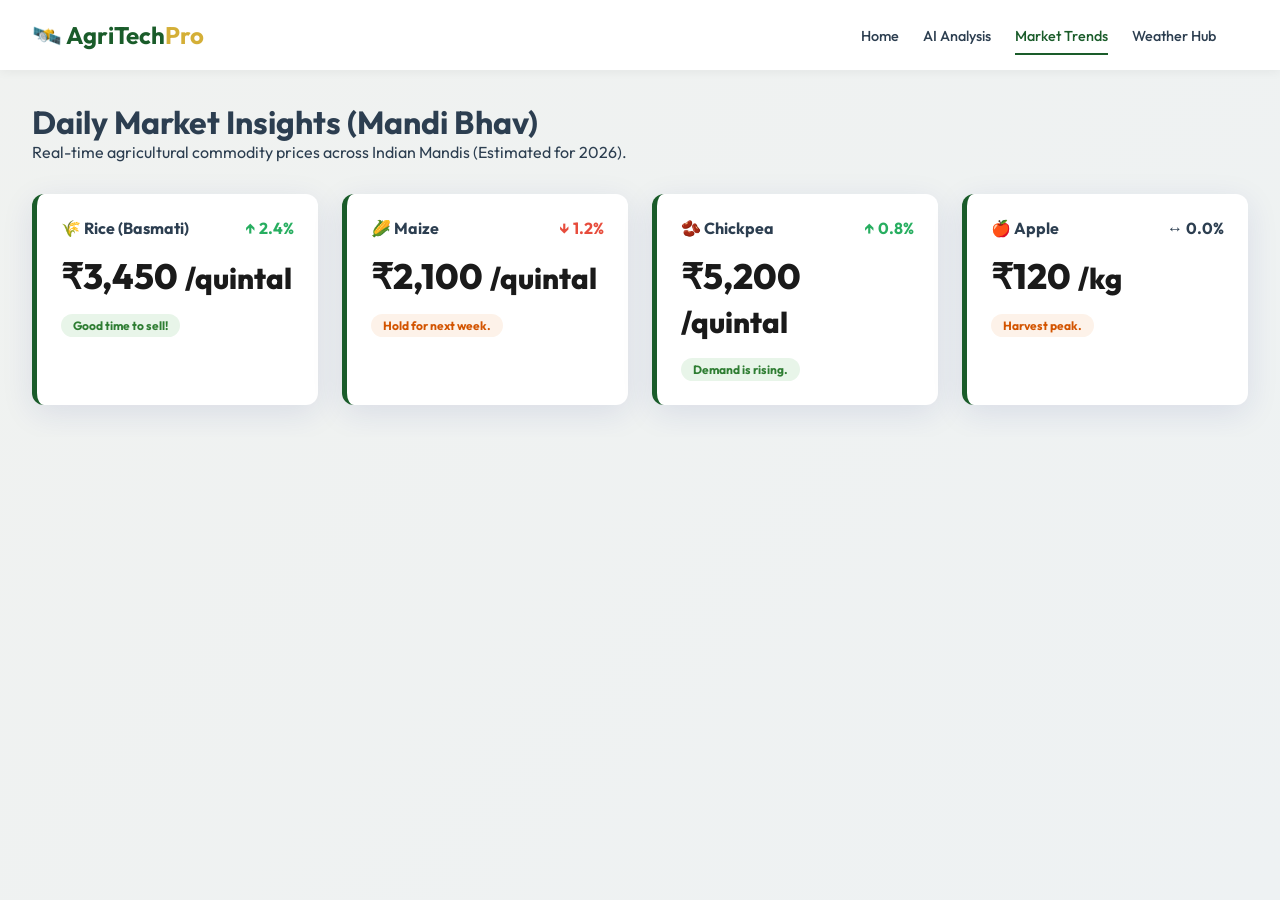
<file: market.html>
<!DOCTYPE html>
<html lang="en">
<head>
    <meta charset="UTF-8">
    <meta name="viewport" content="width=device-width, initial-scale=1.0">
    <title>Market Insights | AgriTech Pro</title>
    <link rel="stylesheet" href="static/style.css">
    <link href="https://fonts.googleapis.com/css2?family=Outfit:wght@300;400;500;600;700&display=swap" rel="stylesheet">
    <link rel="stylesheet" href="https://cdnjs.cloudflare.com/ajax/libs/font-awesome/6.0.0/css/all.min.css">
</head>
<body class="enterprise-theme">
    <nav class="top-nav">
        <div class="nav-left">
            <span class="logo">🛰️ AgriTech<span class="gold">Pro</span></span>
        </div>
        <div class="nav-right">
            <ul class="nav-links">
                <li><a href="index.html" data-i18n="home">Home</a></li>
                <li><a href="analysis.html" data-i18n="analysis">AI Analysis</a></li>
                <li><a href="market.html" class="active" data-i18n="market">Market Trends</a></li>
                <li><a href="forecast.html" data-i18n="forecast">Weather Hub</a></li>
            </ul>
        </div>
    </nav>

    <main class="main-content">
        <div class="page-title">
            <h1 data-i18n="market_insights">Daily Market Insights (Mandi Bhav)</h1>
            <p data-i18n="mandi_subtitle">Real-time agricultural commodity prices across Indian Mandis (Estimated for 2026).</p>
        </div>

        <div class="market-grid">
            <!-- Market cards will be populated by JS or fixed for now -->
            <div class="market-card card">
                <div class="m-header"><span>🌾 Rice (Basmati)</span> <span class="trend up">↑ 2.4%</span></div>
                <div class="m-price">₹3,450 <small>/quintal</small></div>
                <div class="m-advice buy">Good time to sell!</div>
            </div>
            <div class="market-card card">
                <div class="m-header"><span>🌽 Maize</span> <span class="trend down">↓ 1.2%</span></div>
                <div class="m-price">₹2,100 <small>/quintal</small></div>
                <div class="m-advice wait">Hold for next week.</div>
            </div>
            <div class="market-card card">
                <div class="m-header"><span>🫘 Chickpea</span> <span class="trend up">↑ 0.8%</span></div>
                <div class="m-price">₹5,200 <small>/quintal</small></div>
                <div class="m-advice buy">Demand is rising.</div>
            </div>
            <div class="market-card card">
                <div class="m-header"><span>🍎 Apple</span> <span class="trend stable">↔ 0.0%</span></div>
                <div class="m-price">₹120 <small>/kg</small></div>
                <div class="m-advice wait">Harvest peak.</div>
            </div>
        </div>
    </main>

    <script src="static/script.js"></script>
</body>
</html>
</file>
<file: static/style.css>
:root {
    --primary-color: #1a5c2a;
    --primary-light: #2d8a41;
    --primary-dark: #0d3b1a;
    --gold: #d4af37;
    --bg-color: #f0f2f0;
    --card-bg: rgba(255, 255, 255, 0.9);
    --text-main: #2c3e50;
    --text-muted: #7f8c8d;
    --white: #ffffff;
    --radius: 12px;
    --shadow: 0 8px 32px rgba(31, 38, 135, 0.1);
}

* {
    margin: 0;
    padding: 0;
    box-sizing: border-box;
}

body.enterprise-theme {
    font-family: 'Outfit', sans-serif;
    background-color: var(--bg-color);
    background-image: linear-gradient(135deg, #f0f2f0 0%, #eef2f3 100%);
    color: var(--text-main);
    overflow: hidden;
    height: 100vh;
}

/* Top Navigation */
.top-nav {
    display: flex;
    justify-content: space-between;
    align-items: center;
    padding: 0.8rem 2rem;
    background: var(--white);
    box-shadow: 0 2px 10px rgba(0,0,0,0.05);
    height: 70px;
    position: sticky;
    top: 0;
    z-index: 100;
}

.nav-left {
    display: flex;
    align-items: center;
    gap: 3rem;
    flex: 1;
}

.logo {
    font-size: 1.5rem;
    font-weight: 700;
    color: var(--primary-color);
}

.gold { color: var(--gold); }

/* Navigation Links */
.nav-links {
    list-style: none;
    display: flex;
    gap: 1.5rem;
    margin-right: 2rem;
}

.nav-links a {
    text-decoration: none;
    color: var(--text-main);
    font-weight: 500;
    font-size: 0.9rem;
    transition: 0.3s;
    padding: 0.5rem 0;
    border-bottom: 2px solid transparent;
}

.nav-links a:hover, .nav-links a.active {
    color: var(--primary-color);
    border-bottom-color: var(--primary-color);
}

/* Landing Page Hero */
.hero-section {
    display: flex;
    align-items: center;
    justify-content: space-between;
    padding: 4rem;
    height: calc(100vh - 150px);
    max-width: 1400px;
    margin: 0 auto;
}

.hero-content { flex: 1; min-width: 500px; }
.hero-image { flex: 0.8; display: flex; justify-content: center; position: relative; }
.hero-image img { width: 400px; filter: drop-shadow(0 20px 40px rgba(0,0,0,0.1)); }

.hero-content h1 { font-size: 4rem; line-height: 1.1; margin: 1.5rem 0; font-weight: 700; color: #1a1a1a; }
.green-gradient { 
    background: linear-gradient(90deg, #1a5c2a, #2d8a41); 
    -webkit-background-clip: text; 
    background-clip: text;
    -webkit-text-fill-color: transparent; 
}
.hero-content p { font-size: 1.2rem; color: var(--text-muted); margin-bottom: 2.5rem; line-height: 1.6; }

.badge-primary { background: #e8f5e9; color: var(--primary-color); padding: 6px 16px; border-radius: 50px; font-weight: 700; font-size: 0.8rem; text-transform: uppercase; letter-spacing: 1px; }

.btn-main.large { padding: 1.2rem 2.5rem; font-size: 1.2rem; display: inline-flex; align-items: center; gap: 10px; margin-right: 1.5rem; text-decoration: none; }
.btn-secondary { background: var(--white); border: 2px solid #eee; padding: 1.2rem 2.5rem; font-size: 1.2rem; border-radius: 12px; font-weight: 700; cursor: pointer; transition: 0.3s; }
.btn-secondary:hover { border-color: var(--primary-color); color: var(--primary-color); }

.hero-stats { display: flex; gap: 3rem; margin-top: 4rem; border-top: 1px solid #eee; padding-top: 2rem; }
.stat-item h3 { font-size: 2.5rem; color: var(--primary-color); margin-bottom: 0.2rem; }
.stat-item p { font-size: 0.85rem; padding: 0; margin: 0; }

.floating { animation: float 6s ease-in-out infinite; }
@keyframes float { 0%, 100% { transform: translateY(0); } 50% { transform: translateY(-20px); } }

.glass-card { position: absolute; top: 10%; right: 5%; background: rgba(255,255,255,0.8); backdrop-filter: blur(10px); padding: 1.5rem; border-radius: 20px; box-shadow: 0 10px 30px rgba(0,0,0,0.05); z-index: 10; border: 1px solid rgba(255,255,255,0.3); }
.glass-card i { font-size: 2rem; color: #f1c40f; margin-bottom: 0.5rem; }

/* Features Grid */
.features-grid { display: grid; grid-template-columns: repeat(3, 1fr); gap: 2rem; padding: 4rem; }
.feature-card { text-align: center; }
.feature-card i { font-size: 3rem; color: var(--gold); margin-bottom: 1.5rem; }

/* Autocomplete UI */
.search-container { 
    position: relative; 
    width: 60%; 
    max-width: 600px; 
    display: flex; 
    align-items: center;
    gap: 1rem;
}
.search-box { 
    width: 100%; 
    display: flex; 
    align-items: center; 
    background: #f1f3f5;
    padding: 0.2rem 0.5rem;
    border-radius: 50px;
    border: 1.5px solid #eee; 
    transition: all 0.3s;
    overflow: hidden;
}
.search-box:focus-within {
    border-color: var(--primary-color);
    background: var(--white);
    box-shadow: 0 0 0 4px rgba(26, 92, 42, 0.1);
}
.search-box i.fa-search { color: var(--text-muted); margin-left: 0.8rem; flex-shrink: 0; }

.search-box input {
    border: none;
    background: transparent;
    outline: none;
    flex: 1;
    padding: 0.6rem 0.8rem;
    font-size: 0.95rem;
    font-family: inherit;
    min-width: 0;
}
.search-box button#search-btn {
    background: var(--primary-color);
    color: var(--white);
    border: none;
    padding: 0.6rem 1.4rem;
    border-radius: 50px;
    font-weight: 600;
    cursor: pointer;
    white-space: nowrap;
    flex-shrink: 0;
}
.accuracy-badge {
    background: #e8f5e9;
    color: var(--primary-color);
    padding: 4px 12px;
    border-radius: 50px;
    font-weight: 700;
    font-size: 0.75rem;
    white-space: nowrap;
    border: 1px solid rgba(26, 92, 42, 0.2);
}

.autocomplete-list {
    position: absolute;
    top: 100%;
    left: 0;
    width: 100%;
    background: var(--white);
    border: 1px solid #eee;
    border-top: none;
    border-radius: 0 0 15px 15px;
    box-shadow: 0 10px 30px rgba(0,0,0,0.1);
    z-index: 2000;
    max-height: 300px;
    overflow-y: auto;
}

.autocomplete-item { padding: 12px 15px; cursor: pointer; display: flex; align-items: center; gap: 10px; border-bottom: 1px solid #f8f9fa; transition: 0.2s; }
.autocomplete-item:hover { background: #f1f3f5; color: var(--primary-color); }
.autocomplete-item i { color: var(--text-muted); font-size: 0.9rem; }

.detect-btn-inline { 
    background: none; 
    border: none; 
    color: var(--text-muted); 
    font-size: 1.1rem; 
    cursor: pointer; 
    padding: 0 10px; 
    transition: 0.2s; 
    border-left: 1px solid #ddd;
    display: flex;
    align-items: center;
    justify-content: center;
    height: 30px;
    flex-shrink: 0;
}
.detect-btn-inline:hover { color: var(--primary-color); transform: scale(1.1); }

/* Market and Forecast Custom Styles */
.page-title { margin-bottom: 2rem; }
.market-grid { display: grid; grid-template-columns: repeat(auto-fill, minmax(280px, 1fr)); gap: 1.5rem; }
.market-card { padding: 2rem; border-left: 5px solid var(--primary-color); position: relative; overflow: hidden; }
.m-header { display: flex; justify-content: space-between; font-weight: 700; margin-bottom: 1rem; }
.trend.up { color: #27ae60; }
.trend.down { color: #e74c3c; }
.m-price { font-size: 2.2rem; font-weight: 800; color: #1a1a1a; margin-bottom: 1rem; }
.m-advice { display: inline-block; padding: 4px 12px; border-radius: 50px; font-size: 0.75rem; font-weight: 700; }
.m-advice.buy { background: #e8f5e9; color: #2e7d32; }
.m-advice.wait { background: #fdf2e9; color: #d35400; }

.forecast-hero { display: flex; justify-content: space-between; align-items: center; padding: 3rem !important; background: linear-gradient(135deg, #1a5c2a 0%, #2d8a41 100%) !important; color: #fff !important; margin-bottom: 2rem; }
.forecast-hero h2 { font-size: 5rem; margin: 0.5rem 0; }
.forecast-hero img { width: 120px; }

.chart-box { height: 200px; display: flex; align-items: flex-end; padding: 1rem; }
.bar-chart { display: flex; align-items: flex-end; gap: 15px; width: 100%; height: 100%; }
.bar { flex: 1; background: var(--primary-color); border-radius: 5px 5px 0 0; transition: 0.5s; }
.bar:hover { background: var(--gold); }

.nav-right { display: flex; align-items: center; gap: 2rem; }

.lang-toggle button {
    background: #eee;
    border: none;
    padding: 0.4rem 0.8rem;
    font-weight: 700;
    cursor: pointer;
    font-size: 0.8rem;
}

.lang-toggle button.active { background: var(--primary-color); color: var(--white); }

.user-profile { display: flex; align-items: center; gap: 0.8rem; }
.user-profile img { width: 35px; height: 35px; border-radius: 50%; }
.user-profile span { font-weight: 600; font-size: 0.9rem; }

/* Dashboard Wrapper */
.dashboard-wrapper {
    display: flex;
    height: calc(100vh - 70px);
}

/* Sidebar */
.sidebar {
    width: 350px;
    background: var(--white);
    padding: 1.5rem;
    border-right: 1px solid #eee;
    overflow-y: auto;
    display: flex;
    flex-direction: column;
}

.sidebar-header {
    display: flex;
    justify-content: space-between;
    align-items: center;
    margin-bottom: 1.5rem;
}

.sidebar-header h3 { font-size: 1.1rem; color: var(--primary-dark); }

.param-group { margin-bottom: 2rem; }
.param-group h4 { font-size: 0.85rem; color: var(--text-muted); text-transform: uppercase; margin-bottom: 1rem; }

.input-card {
    background: #f8f9fa;
    padding: 1rem;
    border-radius: 10px;
    margin-bottom: 0.8rem;
    position: relative;
}

.input-card label { display: block; font-size: 0.85rem; font-weight: 600; margin-bottom: 0.5rem; }
.input-card input[type=range] { width: 100%; appearance: none; height: 4px; background: #ddd; border-radius: 2px; }
.input-card input[type=range]::-webkit-slider-thumb { appearance: none; width: 16px; height: 16px; background: var(--primary-color); border-radius: 50%; cursor: pointer; }
.input-card .val { position: absolute; right: 10px; top: 10px; font-weight: 700; color: var(--primary-color); font-size: 0.8rem; }

.btn-main {
    width: 100%;
    padding: 1.2rem;
    background: var(--primary-color);
    color: var(--white);
    border: none;
    border-radius: var(--radius);
    font-weight: 700;
    font-size: 1.1rem;
    cursor: pointer;
    transition: 0.3s;
    margin-top: auto;
}

.btn-main:hover { background: var(--primary-dark); transform: scale(0.98); }

/* Zone Info Card */
.zone-info-card {
    margin-top: 1.5rem;
    background: #e9f5ed;
    padding: 1rem;
    border-radius: 10px;
}
.zone-info-card h4 { font-size: 0.75rem; margin: 0; color: var(--text-muted); }
.zone-info-card p { font-weight: 700; color: var(--primary-color); margin-top: 0.3rem; }

/* Main Content */
.main-content {
    flex: 1;
    padding: 2rem;
    overflow-y: auto;
}

.dashboard-top {
    display: grid;
    grid-template-columns: 1.5fr 1fr;
    gap: 1.5rem;
    margin-bottom: 2rem;
}

.card {
    background: var(--white);
    border-radius: var(--radius);
    padding: 1.5rem;
    box-shadow: var(--shadow);
}

.widget-header { display: flex; justify-content: space-between; align-items: center; margin-bottom: 1rem; }
.widget-header h3 { font-size: 1.1rem; }
#current-city { font-size: 0.85rem; color: var(--accent-color); font-weight: 600; }

.weather-grid {
    display: grid;
    grid-template-columns: repeat(7, 1fr);
    gap: 10px;
}

.weather-day {
    text-align: center;
    padding: 10px 5px;
    background: #f8f9fa;
    border-radius: 10px;
}

.weather-day .day { font-size: 0.75rem; font-weight: 600; color: var(--text-muted); }
.weather-day .icon { font-size: 1.5rem; margin: 5px 0; display: block; }
.weather-day .temp { font-size: 0.9rem; font-weight: 700; }

.map-widget #map {
    height: 180px;
    border-radius: 10px;
    z-index: 1;
}

/* Results Area */
.empty-state { text-align: center; padding: 5rem 0; color: var(--text-muted); }
.empty-state img { width: 120px; opacity: 0.1; margin-bottom: 2rem; }

.result-grid {
    display: grid;
    grid-template-columns: repeat(3, 1fr);
    gap: 1.5rem;
    margin-bottom: 2rem;
}

.category-panel {
    background: var(--white);
    border-radius: var(--radius);
    overflow: hidden;
    box-shadow: var(--shadow);
    display: flex;
    flex-direction: column;
}

.panel-header {
    padding: 1rem;
    color: var(--white);
    font-weight: 700;
    display: flex;
    align-items: center;
    gap: 10px;
}

.grain-header { background: #e67e22; }
.fruit-header { background: #27ae60; }
.vegetable-header { background: #3498db; }

.crop-list { padding: 10px; }

.crop-item {
    display: flex;
    justify-content: space-between;
    align-items: center;
    padding: 1rem;
    border-bottom: 1px solid #eee;
    transition: 0.2s;
}

.crop-item:hover { background: #f8f9fa; }

.crop-info { display: flex; align-items: center; gap: 10px; }
.crop-rank { font-weight: 900; color: #ddd; font-size: 1.2rem; min-width: 20px; }
.crop-name { font-weight: 600; text-transform: capitalize; }
.crop-conf { font-size: 0.75rem; color: var(--text-muted); }

/* Insights Grid */
.insights-grid {
    display: grid;
    grid-template-columns: 1fr 1fr;
    gap: 1.5rem;
}

.insight-card {
    background: #fff;
    padding: 1.5rem;
    border-radius: var(--radius);
    border-left: 5px solid var(--primary-color);
}

.soil-health ul { padding-left: 1.5rem; margin-top: 1rem; font-size: 0.9rem; }
.market-list { margin-top: 1rem; }
.market-item {
    display: flex;
    justify-content: space-between;
    padding: 0.5rem 0;
    font-size: 0.9rem;
    border-bottom: 1px dashed #ddd;
}
.market-item strong { color: var(--primary-color); }

/* Badge UI */
.badge { font-size: 0.6rem; padding: 1px 4px; border-radius: 3px; font-weight: 800; text-transform: uppercase; margin-left: 5px; }
.badge-live { background: #e8f5e9; color: #2e7d32; }
.badge-estimated { background: #fff3e0; color: #ef6c00; }

/* Loader */
.loader-overlay { text-align: center; padding: 4rem 0; }
.farm-loader {
    width: 60px;
    height: 60px;
    border: 5px solid #eee;
    border-top: 5px solid var(--primary-color);
    border-radius: 50%;
    animation: spin 1s linear infinite;
    margin: 0 auto 1.5rem;
}

@keyframes spin { 0% { transform: rotate(0deg); } 100% { transform: rotate(360deg); } }

/* Toast */
.toast {
    position: fixed;
    bottom: 2rem;
    left: 50%;
    transform: translateX(-50%);
    background: #333;
    color: #fff;
    padding: 10px 30px;
    border-radius: 50px;
    z-index: 1000;
}

.hidden { display: none; }

/* Mobile */
@media (max-width: 1200px) {
    .dashboard-wrapper { flex-direction: column; overflow-y: auto; }
    .sidebar { width: 100%; border-right: none; height: auto; }
    .dashboard-top { grid-template-columns: 1fr; }
    .result-grid { grid-template-columns: 1fr; }
    .insights-grid { grid-template-columns: 1fr; }
    .enterprise-theme { overflow-y: auto; }
}
</file>
